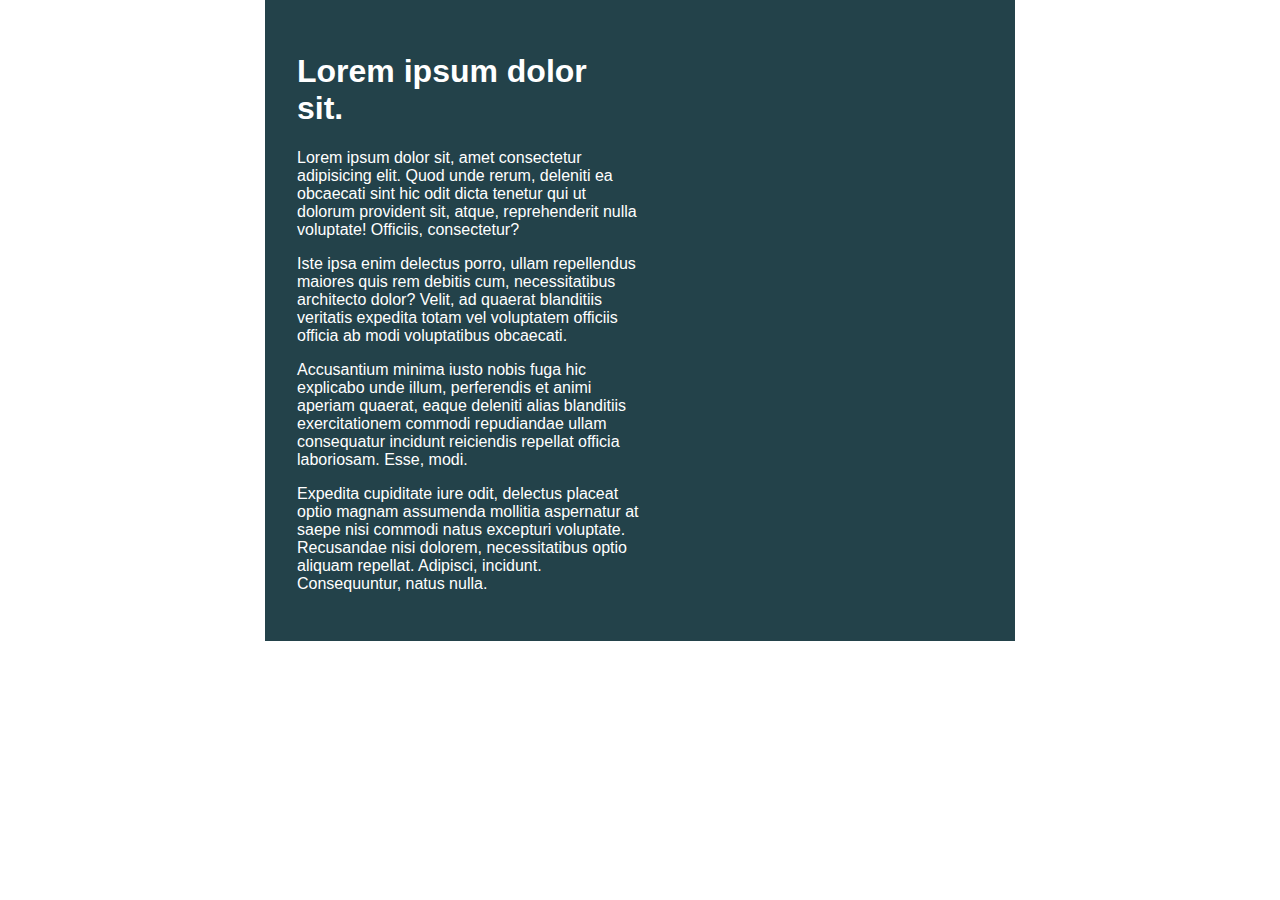
<file: challenge01/index.html>
<!DOCTYPE html>
<html lang="en">

<head>
    <meta charset="UTF-8">
    <meta name="viewport" content="width=device-width, initial-scale=1.0">
    <title>Day 01</title>

    <link rel="stylesheet" href="style.css">
</head>

<body>
    <div class="container">
        <div class="intro-content">
            <h1>Lorem ipsum dolor sit.</h1>
            <p>Lorem ipsum dolor sit, amet consectetur adipisicing elit. Quod unde rerum, deleniti ea obcaecati sint hic
                odit dicta tenetur qui ut dolorum provident sit, atque, reprehenderit nulla voluptate! Officiis,
                consectetur?</p>
            <p>Iste ipsa enim delectus porro, ullam repellendus maiores quis rem debitis cum, necessitatibus architecto
                dolor? Velit, ad quaerat blanditiis veritatis expedita totam vel voluptatem officiis officia ab modi
                voluptatibus obcaecati.</p>
            <p>Accusantium minima iusto nobis fuga hic explicabo unde illum, perferendis et animi aperiam quaerat, eaque
                deleniti alias blanditiis exercitationem commodi repudiandae ullam consequatur incidunt reiciendis
                repellat officia laboriosam. Esse, modi.</p>
            <p>Expedita cupiditate iure odit, delectus placeat optio magnam assumenda mollitia aspernatur at saepe nisi
                commodi natus excepturi voluptate. Recusandae nisi dolorem, necessitatibus optio aliquam repellat.
                Adipisci, incidunt. Consequuntur, natus nulla.</p>
        </div>
    </div>
</body>

</html>
</file>
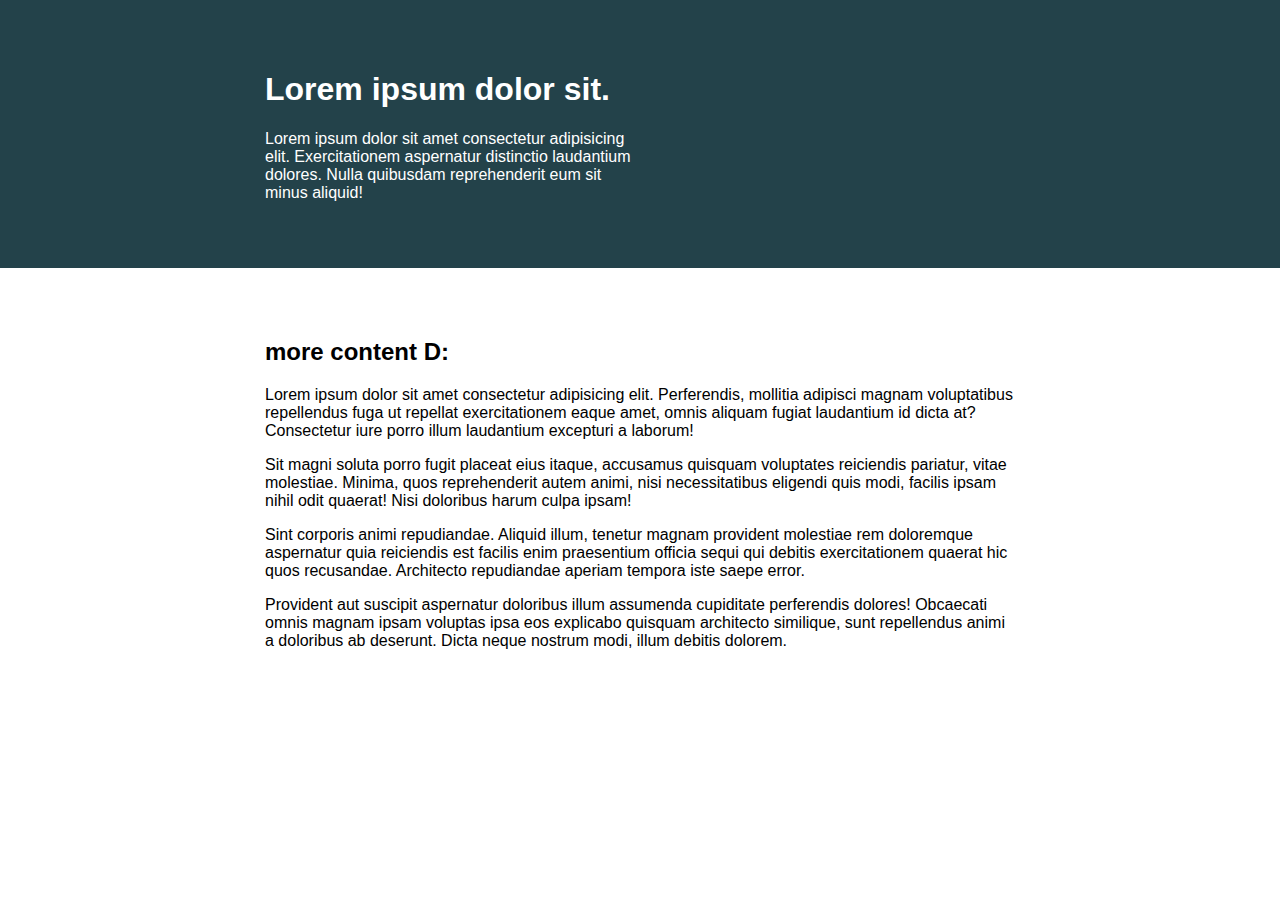
<file: challenge02/index.html>
<!DOCTYPE html>
<html lang="en">
<head> 
    <meta charset="UTF-8">
    <meta name="viewport" content="width=device-width, initial-scale=1.0">
    <title>Day 01</title>
 
    <link rel="stylesheet" href="style.css">
</head>
<body>

    <div class="wrapper">
        <div class="container">
            <div class="intro-content">
                <h1>Lorem ipsum dolor sit.</h1>
                <p>Lorem ipsum dolor sit amet consectetur adipisicing elit. Exercitationem aspernatur distinctio laudantium dolores. Nulla quibusdam reprehenderit eum sit minus aliquid!</p>
            </div>
        </div>
    </div>

    <div class="container">
        <h2>more content D:</h2>
        <p>Lorem ipsum dolor sit amet consectetur adipisicing elit. Perferendis, mollitia adipisci magnam voluptatibus repellendus fuga ut repellat exercitationem eaque amet, omnis aliquam fugiat laudantium id dicta at? Consectetur iure porro illum laudantium excepturi a laborum!</p>
        <p>Sit magni soluta porro fugit placeat eius itaque, accusamus quisquam voluptates reiciendis pariatur, vitae molestiae. Minima, quos reprehenderit autem animi, nisi necessitatibus eligendi quis modi, facilis ipsam nihil odit quaerat! Nisi doloribus harum culpa ipsam!</p>
        <p>Sint corporis animi repudiandae. Aliquid illum, tenetur magnam provident molestiae rem doloremque aspernatur quia reiciendis est facilis enim praesentium officia sequi qui debitis exercitationem quaerat hic quos recusandae. Architecto repudiandae aperiam tempora iste saepe error.</p>
        <p>Provident aut suscipit aspernatur doloribus illum assumenda cupiditate perferendis dolores! Obcaecati omnis magnam ipsam voluptas ipsa eos explicabo quisquam architecto similique, sunt repellendus animi a doloribus ab deserunt. Dicta neque nostrum modi, illum debitis dolorem.</p>
    </div>
</body>
</html>
</file>
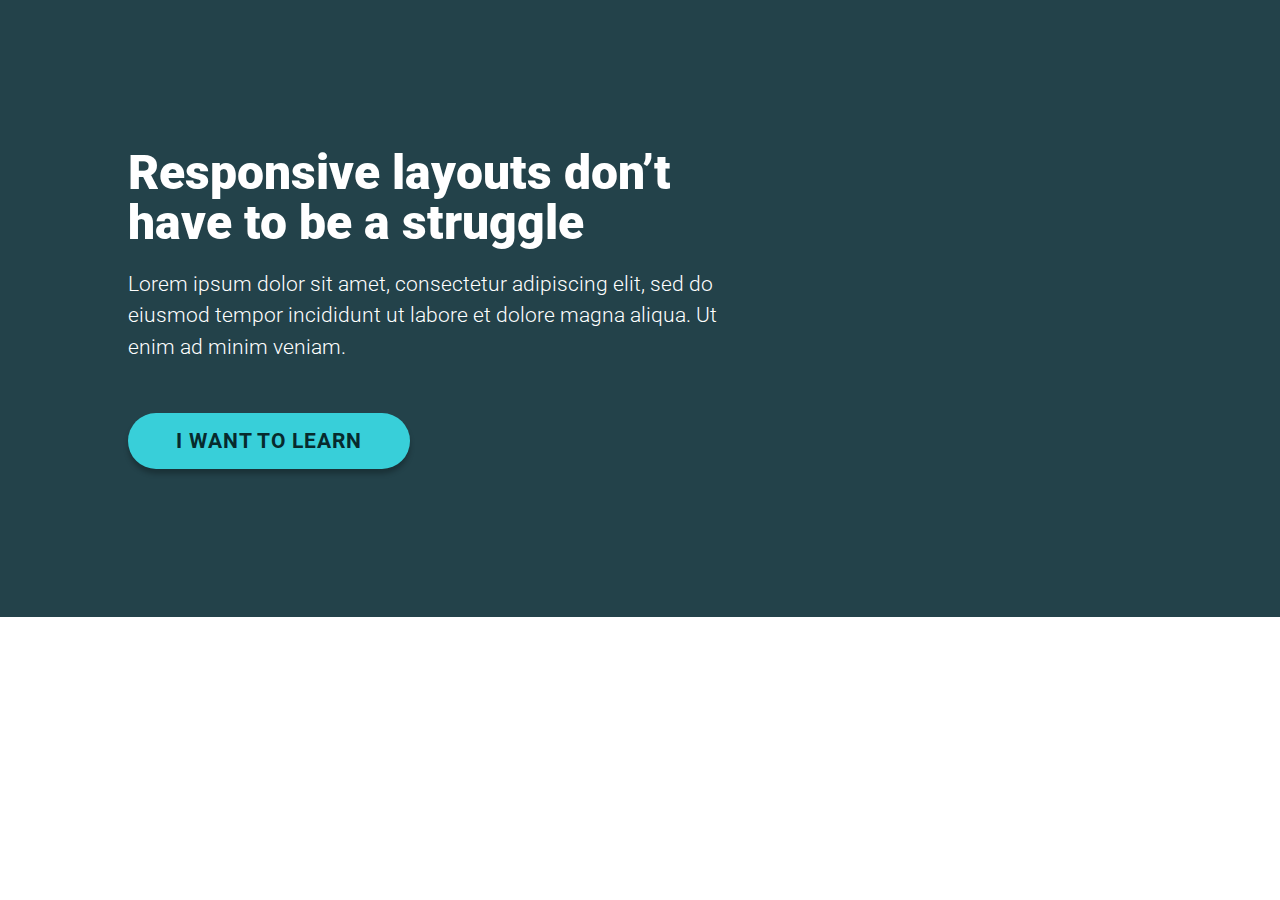
<file: challenge03/index.html>
<!DOCTYPE html>
<html lang="en">
<head>
    <meta charset="UTF-8">
    <meta http-equiv="X-UA-Compatible" content="IE=edge">
    <meta name="viewport" content="width=device-width, initial-scale=1.0">
    <title>Document</title>
    <link rel="preconnect" href="https://fonts.gstatic.com">
    <link href="https://fonts.googleapis.com/css2?family=Roboto:wght@400;900&display=swap" rel="stylesheet">        
    <link rel="stylesheet" href="style.css">
</head>
<body>
    <div class="wrapper">
        <div class="container">
            <div class="text__box">
                <h1 class="text__title">Responsive layouts don’t have to be a struggle </h1>
                <p class="text__info">Lorem ipsum dolor sit amet, consectetur adipiscing elit, sed do eiusmod tempor incididunt ut labore et dolore magna aliqua. Ut enim ad minim veniam.</p> 
                <button class="text__btn" type="button">I want to learn</button>
            </div>
        </div>
    </div>
</body>
</html>
</file>
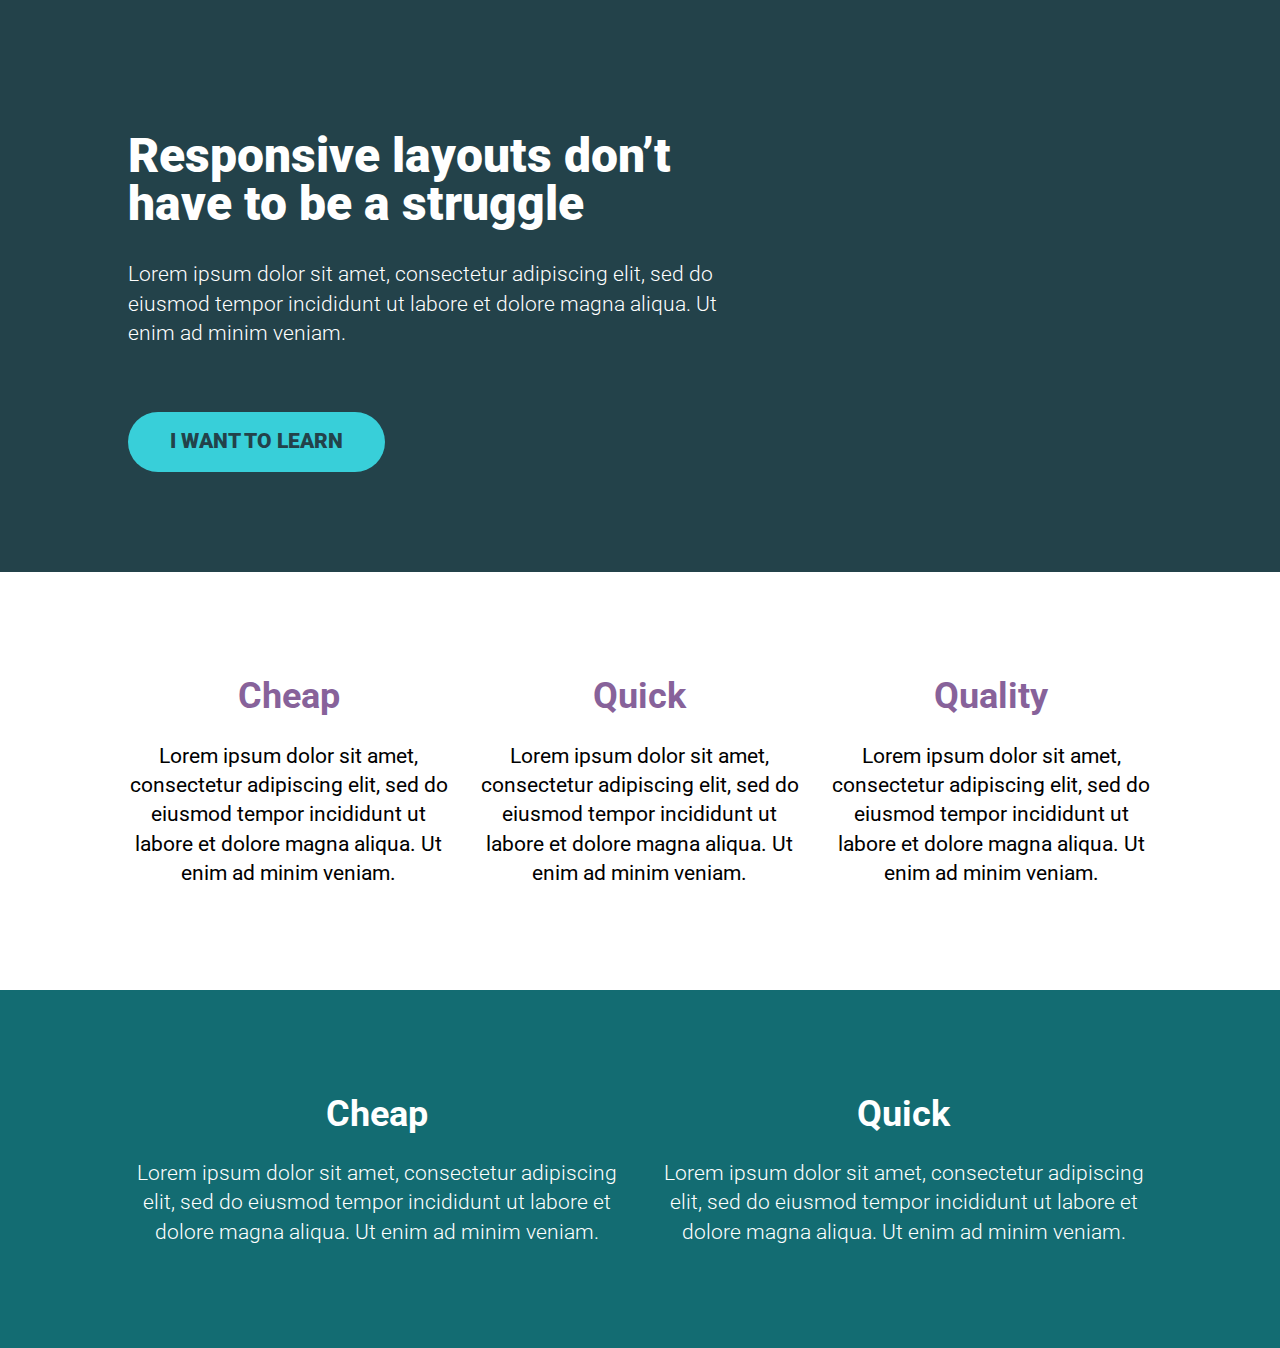
<file: challenge04/index.html>
<!DOCTYPE html>
<html lang="en">
<head>
    <meta charset="UTF-8">
    <meta name="viewport" content="width=device-width, initial-scale=1.0">
    <title>Challenge time!</title>
    <link href="https://fonts.googleapis.com/css2?family=Roboto:wght@400;900;300&display=swap" rel="stylesheet"> 
    <link rel="stylesheet" href="style.css">
</head>
<body>
    <div class="hero">
        <div class="container">
            <div class="hero__text">
                <h1>Responsive layouts don’t have to be a struggle</h1>
                <p>Lorem ipsum dolor sit amet, consectetur adipiscing elit, sed do eiusmod tempor incididunt ut labore et dolore magna aliqua. Ut enim ad minim veniam.</p>
                <a href="#" class="btn">I want to learn</a>
            </div>
        </div>
    </div>
    
    <div class="container">
        <div class="flexbox">
            <div class="row c1">
                <h2>Cheap</h2>
                <p>Lorem ipsum dolor sit amet, consectetur adipiscing elit, sed do eiusmod tempor incididunt ut labore et dolore magna aliqua. Ut enim ad minim veniam.</p>
            </div>
            <div class="row c1">
                <h2>Quick</h2>
                <p>Lorem ipsum dolor sit amet, consectetur adipiscing elit, sed do eiusmod tempor incididunt ut labore et dolore magna aliqua. Ut enim ad minim veniam.</p>
            </div>
            <div class="row c1">
                <h2>Quality</h2>
                <p>Lorem ipsum dolor sit amet, consectetur adipiscing elit, sed do eiusmod tempor incididunt ut labore et dolore magna aliqua. Ut enim ad minim veniam.</p>
            </div>
        </div>
    </div>


    <div class="wrapper2">
        <div class="container">
            <div class="flexbox container2">
                <div class="row">
                    <h2>Cheap</h2>
                    <p>Lorem ipsum dolor sit amet, consectetur adipiscing elit, sed do eiusmod tempor incididunt ut labore et dolore magna aliqua. Ut enim ad minim veniam.</p>
                </div>
        
                <div class="row">
                    <h2>Quick</h2>
                    <p>Lorem ipsum dolor sit amet, consectetur adipiscing elit, sed do eiusmod tempor incididunt ut labore et dolore magna aliqua. Ut enim ad minim veniam.</p>
                </div>
            </div>
        </div>
    </div>

</body>
</html>
</file>
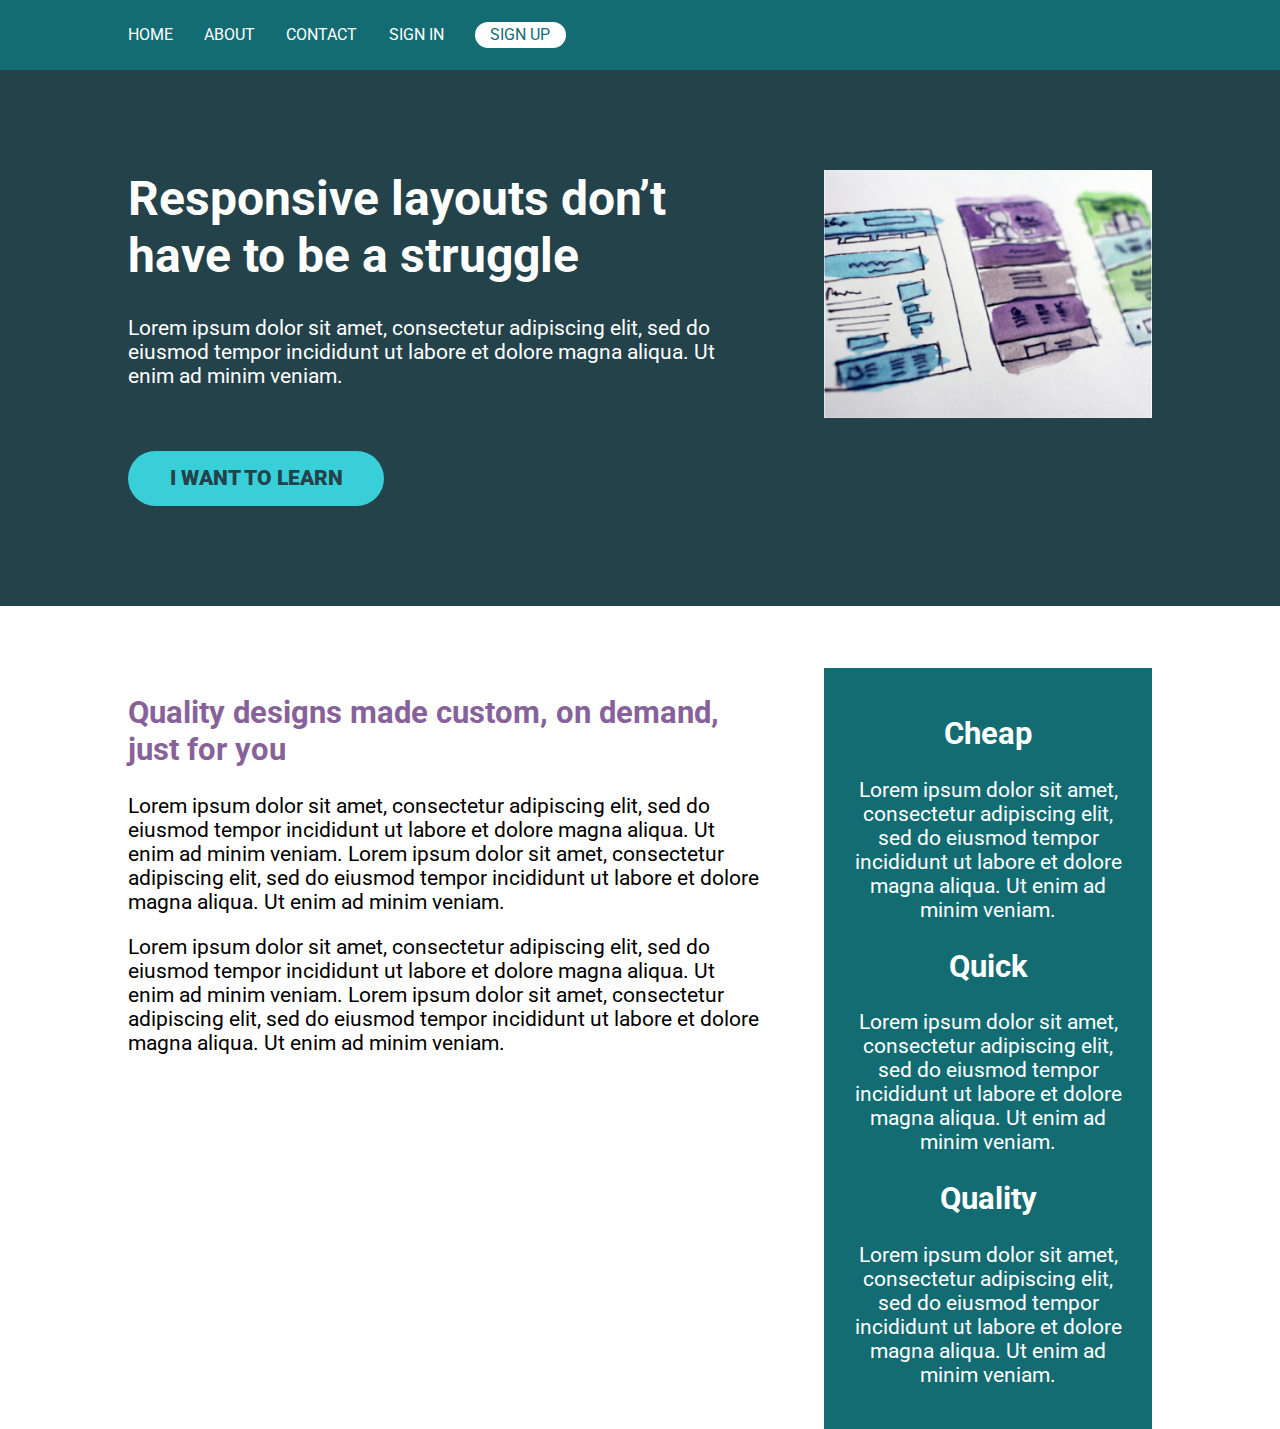
<file: challenge06/index.html>
<!DOCTYPE html>
<html lang="en">
<head>
    <meta charset="UTF-8">
    <meta name="viewport" content="width=device-width, initial-scale=1.0">
    <title>Conquering Responsive Layouts</title>
    <link href="https://fonts.googleapis.com/css2?family=Roboto:wght@400;900&display=swap" rel="stylesheet"> 
    <link rel="stylesheet" href="style.css">
</head>
<body>
    <header>
        <nav class="nav container">
            <ul class="nav__list row notcenter">
                <li class="nav__item"><a href="#" class="nav__link">Home</a></li>
                <li class="nav__item"><a href="#" class="nav__link">About</a></li>
                <li class="nav__item"><a href="#" class="nav__link">Contact</a></li>
                <li class="nav__item"><a href="#" class="nav__link">Sign In</a></li>
                <li class="nav__item"><a href="#" class="nav__link nav__link--button">Sign up</a></li>
            </ul>
        </nav>
    </header>

    <section class="hero">
        <div class="container row">
            <div class="hero__text">
                <h1>Responsive layouts don’t have to be a struggle</h1>
                <p>Lorem ipsum dolor sit amet, consectetur adipiscing elit, sed do eiusmod tempor incididunt ut labore et dolore magna aliqua. Ut enim ad minim veniam.</p>
                <a href="#" class="btn">I want to learn</a>
            </div>
            <img src="img/hero-img.jpg" alt="UX design sketches" class="hero__img">
        </div>
    </section> 

    <main class="main container row">
            <section class="primary-content">
                <h2 class="section-title">Quality designs made custom, on demand, just for you</h2>
                <p>Lorem ipsum dolor sit amet, consectetur adipiscing elit, sed do eiusmod tempor incididunt ut labore et dolore magna aliqua. Ut enim ad minim veniam. Lorem ipsum dolor sit amet, consectetur adipiscing elit, sed do eiusmod tempor incididunt ut labore et dolore magna aliqua. Ut enim ad minim veniam.</p>
                <p>Lorem ipsum dolor sit amet, consectetur adipiscing elit, sed do eiusmod tempor incididunt ut labore et dolore magna aliqua. Ut enim ad minim veniam. Lorem ipsum dolor sit amet, consectetur adipiscing elit, sed do eiusmod tempor incididunt ut labore et dolore magna aliqua. Ut enim ad minim veniam.</p>
            </section>
            <aside class="sidebar">
                <h2 class="sidebar-title">Cheap</h2>
                <p>Lorem ipsum dolor sit amet, consectetur adipiscing elit, sed do eiusmod tempor incididunt ut labore et dolore magna aliqua. Ut enim ad minim veniam.</p>

                <h2 class="sidebar-title">Quick</h2>
                <p>Lorem ipsum dolor sit amet, consectetur adipiscing elit, sed do eiusmod tempor incididunt ut labore et dolore magna aliqua. Ut enim ad minim veniam.</p>

                <h2 class="sidebar-title">Quality</h2>
                <p>Lorem ipsum dolor sit amet, consectetur adipiscing elit, sed do eiusmod tempor incididunt ut labore et dolore magna aliqua. Ut enim ad minim veniam.</p>
            </aside>
    </main>

    

</body>
</html>
</file>
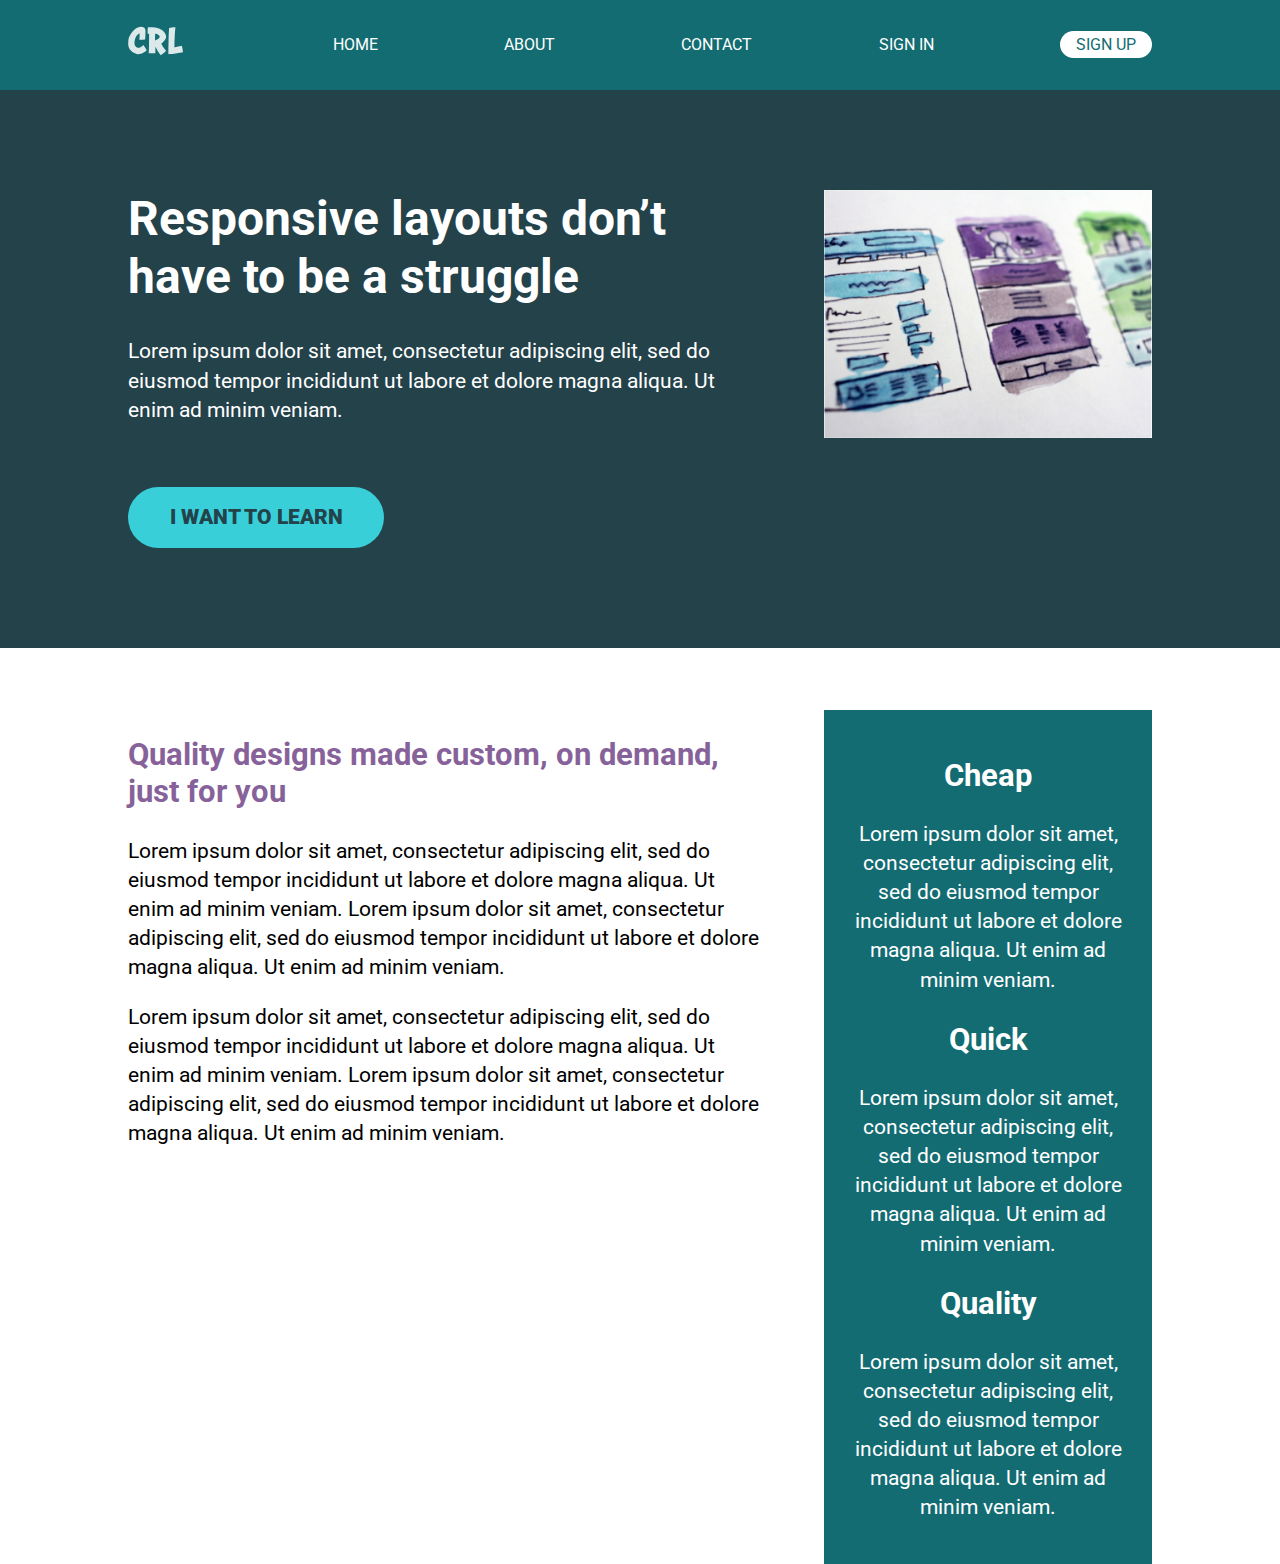
<file: challenge07/index.html>
<!DOCTYPE html>
<html lang="en">
<head>
    <meta charset="UTF-8">
    <meta name="viewport" content="width=device-width, initial-scale=1.0">
    <title>Conquering Responsive Layouts</title>
    <link href="https://fonts.googleapis.com/css2?family=Roboto:wght@400;900&display=swap" rel="stylesheet"> 
    <link rel="stylesheet" href="style.css">
</head>
<body>
    <header>
        <nav class="nav container reset row">
            <button class="nav-toggle" aria-label="open navigation">
                <span class="hamburger"></span>
            </button>
            <a class="nav__logo"> <img src="img/logo.svg" alt="logo for the website"/> </a>
            <ul id="nav__list" class="row nav__row nav__list">
                <li class="nav__item"><a href="#" class="nav__link">Home</a></li>
                <li class="nav__item"><a href="#" class="nav__link">About</a></li>
                <li class="nav__item"><a href="#" class="nav__link">Contact</a></li>
                <li class="nav__item"><a href="#" class="nav__link">Sign In</a></li>
                <li class="nav__item"><a href="#" class="nav__link nav__link--button">Sign up</a></li>
            </ul>
        </nav>
    </header>

    <section class="hero">
        <div class="container row">
            <div class="hero__text">
                <h1>Responsive layouts don’t have to be a struggle</h1>
                <p>Lorem ipsum dolor sit amet, consectetur adipiscing elit, sed do eiusmod tempor incididunt ut labore et dolore magna aliqua. Ut enim ad minim veniam.</p>
                <a href="#" class="btn">I want to learn</a>
            </div>
            <img src="img/hero-img.jpg" alt="UX design sketches" class="hero__img">
        </div>
    </section> 

    <main class="main container row">
            <section class="primary-content">
                <h2 class="section-title">Quality designs made custom, on demand, just for you</h2>
                <p>Lorem ipsum dolor sit amet, consectetur adipiscing elit, sed do eiusmod tempor incididunt ut labore et dolore magna aliqua. Ut enim ad minim veniam. Lorem ipsum dolor sit amet, consectetur adipiscing elit, sed do eiusmod tempor incididunt ut labore et dolore magna aliqua. Ut enim ad minim veniam.</p>
                <p>Lorem ipsum dolor sit amet, consectetur adipiscing elit, sed do eiusmod tempor incididunt ut labore et dolore magna aliqua. Ut enim ad minim veniam. Lorem ipsum dolor sit amet, consectetur adipiscing elit, sed do eiusmod tempor incididunt ut labore et dolore magna aliqua. Ut enim ad minim veniam.</p>
            </section>
            <aside class="sidebar">
                <h2 class="sidebar-title">Cheap</h2>
                <p>Lorem ipsum dolor sit amet, consectetur adipiscing elit, sed do eiusmod tempor incididunt ut labore et dolore magna aliqua. Ut enim ad minim veniam.</p>

                <h2 class="sidebar-title">Quick</h2>
                <p>Lorem ipsum dolor sit amet, consectetur adipiscing elit, sed do eiusmod tempor incididunt ut labore et dolore magna aliqua. Ut enim ad minim veniam.</p>

                <h2 class="sidebar-title">Quality</h2>
                <p>Lorem ipsum dolor sit amet, consectetur adipiscing elit, sed do eiusmod tempor incididunt ut labore et dolore magna aliqua. Ut enim ad minim veniam.</p>
            </aside>
    </main>

    

    <script src="index.js">

    </script>
</body>
</html>
</file>
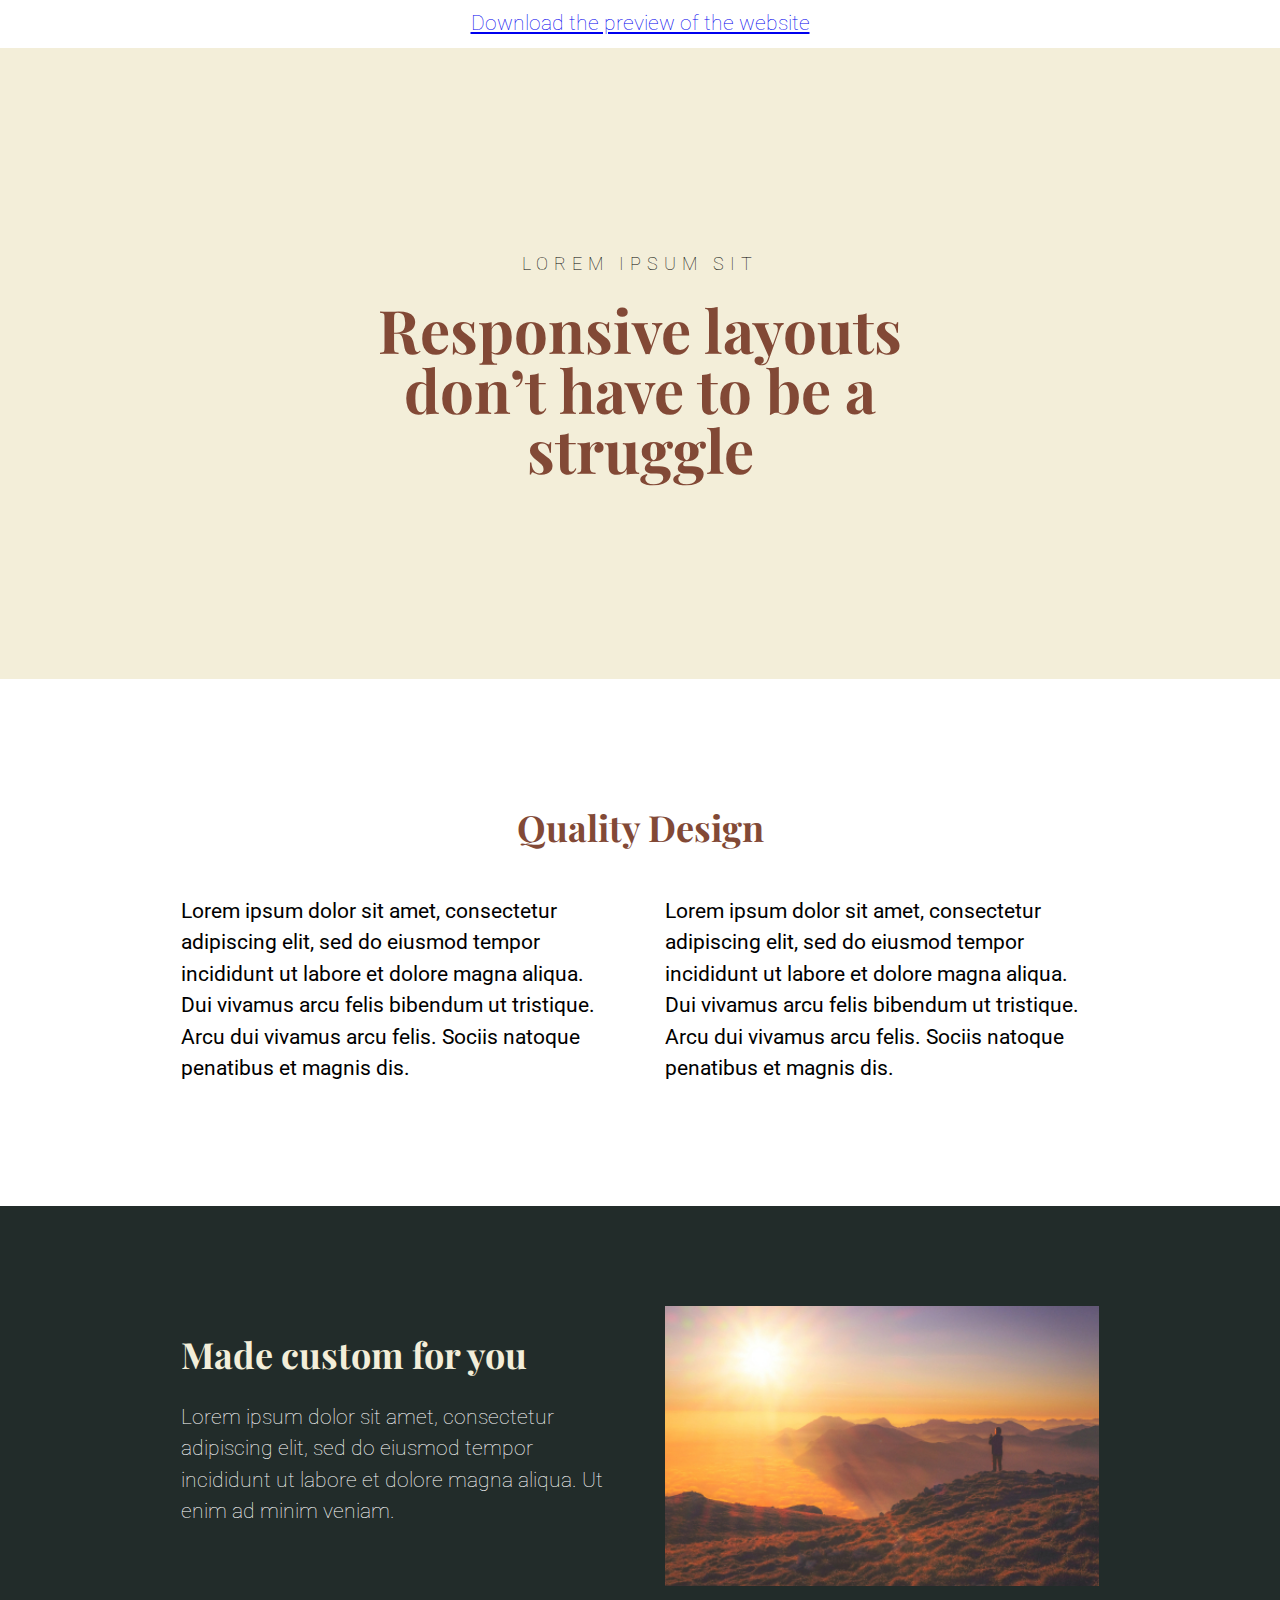
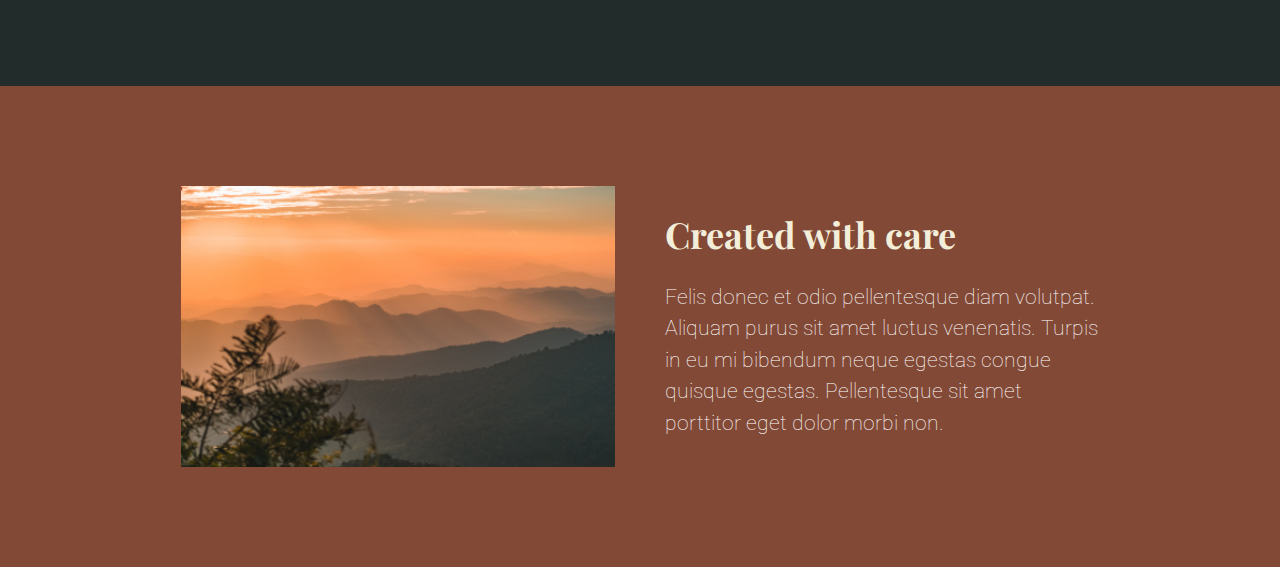
<file: challenge08/index.html>
<!DOCTYPE html>
<html lang="en">
<head>
    <meta charset="UTF-8">
    <meta http-equiv="X-UA-Compatible" content="IE=edge">
    <!-- <meta name="viewport" content="width=device-width, initial-scale=1.0"> -->
    <title>FlexBox Challenge 4</title>
    <link rel="preconnect" href="https://fonts.gstatic.com">
    <link href="https://fonts.googleapis.com/css2?family=Playfair+Display:wght@400;900&family=Roboto:wght@300;400&display=swap" rel="stylesheet">
    <link rel="stylesheet" href="style.css">
</head>
<body>

    <div class="resource">
        <div class="container center">
            <a href="/res/challenge.jpg" class="resimg" download>Download the preview of the website</a>
        </div>
    </div>

    <div class="hero">
        <div class="hero__text">
            <p>lorem ipsum sit</p>
            <h1>Responsive layouts don’t have to be a struggle</h1>
        </div>
    </div>

    <section class="main">
        <div class="container">
            <h2 class="main__heading">Quality Design</h2>
            <div class="main__content main-flex">
                <p>Lorem ipsum dolor sit amet, consectetur adipiscing elit, sed do eiusmod tempor incididunt ut labore et dolore magna aliqua. Dui vivamus arcu felis bibendum ut tristique. Arcu dui vivamus arcu felis. Sociis natoque penatibus et magnis dis.</p>
                <p>Lorem ipsum dolor sit amet, consectetur adipiscing elit, sed do eiusmod tempor incididunt ut labore et dolore magna aliqua. Dui vivamus arcu felis bibendum ut tristique. Arcu dui vivamus arcu felis. Sociis natoque penatibus et magnis dis.</p>
            </div>
        </div>
    </section>

    <section class="main2">
        <div class="main-cross container main-flex">
            <div class="main2__text">
                <h2>Made custom for you</h2>
                <p>Lorem ipsum dolor sit amet, consectetur adipiscing elit, sed do eiusmod tempor incididunt ut labore et dolore magna aliqua. Ut enim ad minim veniam.</p>
            </div>

            <div class="main2__img">
                <img src="res/img/image-01.jpg" />
            </div>
        </div>
    </section>

    <section class="main3">
        <div class="main-cross container main-flex">
            <div class="main3__img">
                <img src="res/img/image-02.jpg" />
            </div>

            <div class="main3__text">
                <h2>Created with care</h2>
                <p>Felis donec et odio pellentesque diam volutpat. Aliquam purus sit amet luctus venenatis. Turpis in eu mi bibendum neque egestas congue quisque egestas. Pellentesque sit amet porttitor eget dolor morbi non.</p>
            </div>
        </div>
    </section>

    
    
</body>
</html>
</file>
<file: challenge01/style.css>
/* INSTRUCTIONS
 *
 * 1) Limit the total width of
 *    the .intro-conent to about half
 *    of it's parent
 *
 * 2) Stop the text from overflowing
 *    out the bottom at small screen
 *    widths
 *
 * You may modify the HTML if needed
 *
 */

* {
  box-sizing: border-box;
}

body {
  margin: 0;
  font-family: sans-serif;
}

.container {
  background: #23424a;
  color: white;

  width: 80%;
  margin: 0 auto;
  padding: 2em;
  max-width: 750px;
}
.intro-content{
  width: 50%;
}
</file>
<file: challenge02/style.css>
/* INSTRUCTIONS
 *
 * 1) Keep the text inside .intro-content
 *    in the same place, but have the background
 *    extend from one side of the viewport
 *    to the other, no matter how wide or narrow
 *    the browser is.
 *
 * 2) Limit the maximum width of the text in the
 *    bottom area.
 *
 * You may modify the HTML if needed
 * (you probably should for this challenge)
 *
 */

* {
  box-sizing: border-box;
}

body {
  margin: 0;
  font-family: sans-serif;

}
.wrapper{
  background: #23424a;
  color: white;
}
.container {
  width: 80%;
  max-width: 750px;
  margin: 0 auto;
  padding: 50px 0;
}

.intro-content {
  width: 50%;
}
</file>
<file: challenge03/style.css>
*{
    box-sizing: border-box;
    margin: 0;
    padding: 0;
}

body{
    font-family: "Roboto",'sans-serif';
}
.wrapper{
    background-color: #23424A;
    color: white;
}
.container{
    width: 80%;
    margin: 0 auto;
}

.text__box{
    width: 60%;
    padding: 148px 0;
}

.text__title{
    font-weight: 900;
    font-size : 48.05px;
    line-height: 105%;
}

.text__info{
    margin-top: 20px;
    font-size: 21px;
    font-weight: 300;
    line-height: 150%;
}

.text__btn{
    padding: 16px 48px;
    background-color: #38CFD9;
    border: none;
    border-radius: 31px;
    margin-top: 50px;
    text-transform: uppercase;
    font-size: 21px;
    font-family: "Roboto",'sans-serif';
    font-weight: 700;
    color : #072A2D;
    cursor: pointer;
    letter-spacing: 1px;
    box-shadow: 0 5px 5px rgba(0, 0, 0, 0.25);
}

@media only screen and (max-width: 1150px) {
    .text__box{
        width: 80%;
    }
}

@media only screen and (max-width: 900px) {
    .text__box{
        width: 100%;
    }
}
@media only screen and (max-width: 600px) {
    .text__box{
        padding: 100px 0;
    } 
    .text__btn{
        padding: 10px 20px;
        border-radius: 2px;
    }
}
@media only screen and (max-width: 400px) {
    .text__btn{
        font-size: 16px;
    }
}
</file>
<file: challenge04/style.css>
/* 
////// For this challenge ///////

- You will have to modify the HTML

- You can add new classes in the HTML
  if you need to

// Requirements
1. The headings in the first row must be
   a different color
2. The two .col at the bottom must go next
   to one another
3. The section at the bottom should have
   a dark background color and a different
   color of text
4. I've removed the "gap" that I created,
   so you'll have to add it back in
   */

*, *::before, *::after {
    box-sizing: border-box;
}

html{
    font-size: 62.5%;
}

body {
    margin: 0;
    font-family: 'Roboto', sans-serif;
    font-size: 2.1rem;
    line-height: 140%;
}

h1 {
    font-size: 4.8rem;
    line-height: 100%;
    font-weight: 900;
}

p{
    font-weight: 300;
}

.container {
    width: 80%;
    max-width: 1100px;
    margin: 0 auto;
}

.hero {
    padding: 100px 0;
    background-color: #23424A;
    color: #FFF;
}

.hero__text {
    width: 60%;
}

.hero p {
    margin-bottom: 3em;
}

.btn {
    display: inline-block;
    text-decoration: none;
    text-transform: uppercase; 
    color: #23424A;
    font-weight: 900;
    background-color: #38CFD9;
    padding: .75em 2em;
    border-radius: 100px;
}

.btn:hover,
.btn:focus {
    opacity: .75; 
}

.flexbox{
    text-align: center;
    display: flex;
    gap: 3rem;
    width: 100%;
    padding: 8rem 0;
}

.flexbox h2{
    font-size: 3.6rem;
}

.c1 h2{
    color : #87629A;
}

.c1 p{
    font-weight: 400;
}

.wrapper2{
    background-color: #136C72;
    color : white;
}
</file>
<file: challenge06/style.css>
/* 
////// For this challenge ///////

- All text is in the text.md file

// Requirements
   1. Get all the navigation items next to one another
   2. Add a space between all the items
*/

*, *::before, *::after {
    box-sizing: border-box;
}

body {
    margin: 0;
    font-family: 'Roboto', sans-serif;
    font-size: 1.3rem;
}

img {
    max-width: 100%;
}

h1 {
    font-size: 3rem;
    margin-top: 0;
}

.section-title {
    color: #87629A;
}

.btn {
    display: inline-block;
    text-decoration: none;
    text-transform: uppercase; 
    color: #23424A;
    font-weight: 900;
    background-color: #38CFD9;
    padding: .75em 2em;
    border-radius: 100px;
}

.btn:hover,
.btn:focus {
    opacity: .75; 
}

.container {
    width: 80%;
    max-width: 1100px;
    margin: 0 auto;
}

.row {
    display: flex;
    justify-content: space-between;
}

.col {
    /* these are now flex items */
    width: 100%;
}

.col + .col {
    margin-left: 30px;
}


header {
    background: #136c72;
    padding: .5em 0;
}



.nav__list {
    margin: 0;
    padding: 0;
    list-style: none;
}

.nav__link {
    color: #fff;
    text-decoration: none;
    text-transform: uppercase;;
}

.nav__link--button {
    background: #fff;
    color: #136c72;
    padding: .25em 1em;
    border-radius: 10em;
}

.nav__link:hover {
    opacity: .75;
}


.hero {
    padding: 100px 0;
    background-color: #23424A;
    color: #FFF;
}

.hero__text { 
    width: 62%;
}

.hero__img {
    width: 32%;
    align-self: flex-start;
}

.hero p {
    margin-bottom: 3em;
}

.main {
    margin-top: 3em;
}

.primary-content {
    width: 62%;
}

.sidebar {
    width: 32%;
    padding: 1em;
    text-align: center;
    color: #fff;
    background-color: #136c72;
}

.notcenter{

    font-size: 0.75em;
    justify-content: flex-start;
    gap : 2em
}

.nav{
    padding: 0.75em 0;
}
</file>
<file: challenge07/style.css>
/* 
////// For this challenge ///////

- All text is in the text.md file

// Requirements
   1. Get all the navigation items next to one another
   2. Add a space between all the items
*/

*, *::before, *::after {
    box-sizing: border-box;
}

body {
    margin: 0;
    font-family: 'Roboto', sans-serif;
    font-size: 1.3rem;
    line-height: 140%;
}

h1,h2{
    line-height: 120%;
}

img {
    max-width: 100%;
}

h1 {
    font-size: 3rem;
    margin-top: 0;
}

.nav-toggle {
    display: none;
    cursor: pointer;
    border: 0;
    width: 3em;
    height: 3em;
    padding: 0em;
    border-radius: 50%;
    background: #072a2d;
    color: white;
    transition: opacity 250ms ease;
    position: absolute;
    left: 0;
  }


.nav-toggle:focus,
.nav-toggle:hover {
  opacity: 0.75;
}

.hamburger {
  width: 50%;
  position: relative;
}


.hamburger,
.hamburger::before,
.hamburger::after {
  display: block;
  margin: 0 auto;
  height: 3px;
  background: white;
}

.hamburger::before,
.hamburger::after {
  content: "";
  width: 100%;
}

.hamburger::before {
  transform: translateY(-6px);
}

.hamburger::after {
  transform: translateY(3px);
}


.section-title {
    color: #87629A;
}

.btn {
    display: inline-block;
    text-decoration: none;
    text-transform: uppercase; 
    color: #23424A;
    font-weight: 900;
    background-color: #38CFD9;
    padding: .75em 2em;
    border-radius: 100px;
}

.btn:hover,
.btn:focus {
    opacity: .75; 
}

.container {
    width: 80%;
    max-width: 1100px;
    margin: 0 auto;
    position: relative;
}

.row {
    display: flex;
    justify-content: space-between;
}

.col {
    /* these are now flex items */
    width: 100%;
}

.col + .col {
    margin-left: 30px;
}


header {
    background: #136c72;
    padding: .5em 0;
}



.nav__list {
    margin: 0;
    padding: 0;
    list-style: none;
    width: 80%; 
    justify-content: space-between;
    gap: 0.7rem;
    font-size: 1rem;
}

.nav__link {
    color: #fff;
    text-decoration: none;
    text-transform: uppercase;;
}

.nav__link--button {
    background: #fff;
    color: #136c72;
    padding: .25em 1em;
    border-radius: 10em;
}

.nav__link:hover {
    opacity: .75;
}

.reset{
    align-items: center;
}

.hero {
    padding: 100px 0;
    background-color: #23424A;
    color: #FFF;
}

.hero__text { 
    width: 62%;
}

.hero__img {
    width: 32%;
    align-self: flex-start;
}

.hero p {
    margin-bottom: 3em;
}

.main {
    margin-top: 3em;
}

.primary-content {
    width: 62%;
}

.sidebar {
    width: 32%;
    padding: 1em;
    text-align: center;
    color: #fff;
    background-color: #136c72;
}

.notcenter{

    font-size: 0.75em;
    justify-content: flex-start;
    gap : 2em
}

.nav{
    padding: 0.75em 0;
}

@media (max-width : 600px) {
    .nav-toggle{
        display: block;
    }
    .row{
        display: block;
    }
    
    .hero__text , .hero__img , .primary-content , .sidebar, .nav__row{
        width: 100%;
    }
    .hero__img, .sidebar{
        margin-top: 3rem;
    }
    .nav__row{
        display: flex;
        justify-content: space-between;
    }
    .nav__list{
        display: none;
    }
    
    .nav__item:not(:last-child){
        margin-bottom: 0.1rem;
    }
    .nav{
        text-align: center;
    }

}
</file>
<file: challenge08/style.css>
*{
    box-sizing: border-box;
}

html{
    font-size: 62.5%;
}

body{
    margin: 0;
    padding: 0;
    font-family: 'Roboto', sans-serif;
    font-size: 2.1rem;
    line-height: 150%;
    font-weight: lighter;
}

img{
    width: 100%;
    transform: scale(1.1);
}

.center{
    text-align: center;
}


.resource{
    padding: 0.8rem 0;
}

.hero{
    text-align: center;
    padding: 20rem 35rem;
    background-color: #F3EED9;
}

.hero__text p{
    text-transform: uppercase;
    font-size: 1.8rem;
    font-weight: lighter;
    letter-spacing: 6px;
    margin: 0;
}

.hero__text h1{

    margin: 0;
    margin-top: 2rem;
    color : #824936;
    font-size: 6rem;
    font-family: 'Playfair Display', serif;;
    line-height: 100%;
}

.container{
    width: 85%;
    max-width: 1128px;
    margin: 0 auto;
}

.main-flex{
    display: flex;
    gap: 5rem;
}

.main__heading{
    text-align: center;
    color : #824936;
    font-size: 3.6rem;
    font-family: 'Playfair Display', serif;;
    line-height: 100%;
}

.main p{
    font-weight: 400;
}

.main-cross > * {
    width: 100%;
}

.main, .main2, .main3{
    padding: 10rem;
}

.main2__img, .main3__img{
    overflow: hidden;
}

.main2{
    background-color: #222C2A;
    color : white;
}

h2{
    font-size: 3.6rem;
    font-family: 'Playfair Display', serif;;
    line-height: 100%;
}

.main2 h2, .main3 h2{
    color : #F3EED9;
}

.main3{
    background-color: #824936;
    color : white;
}
</file>
